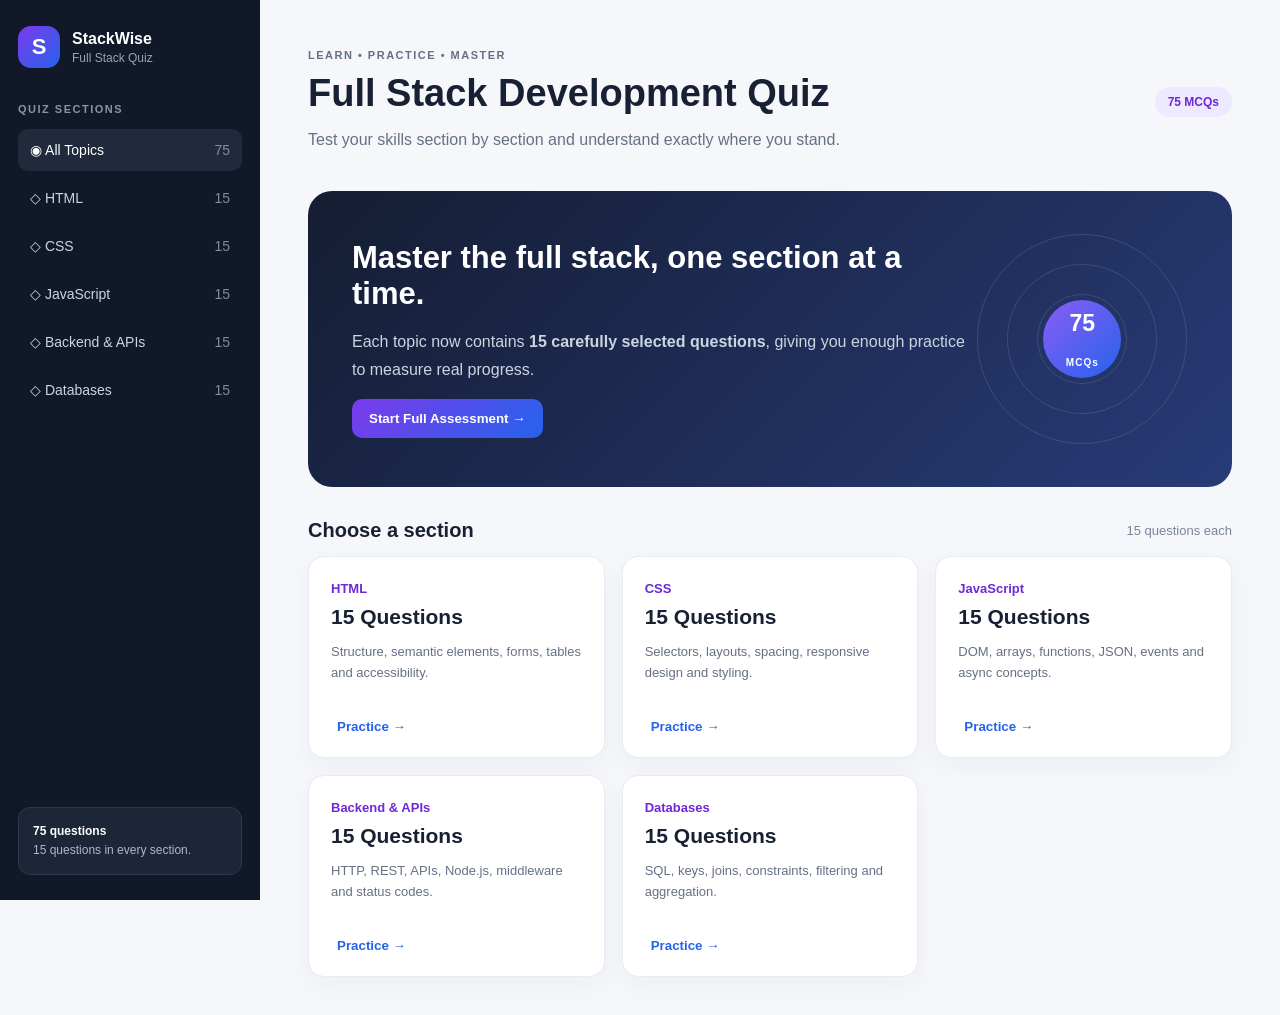
<file: index.html>
<!DOCTYPE html>
<html lang="en">
<head>
<meta charset="UTF-8">
<meta name="viewport" content="width=device-width, initial-scale=1.0">
<title>StackWise | Full Stack Development Quiz</title>
<link rel="stylesheet" href="style.css">
</head>
<body>
<div class="app">
<aside class="sidebar">
  <div class="brand"><div class="brand-icon">S</div><div><b>StackWise</b><span>Full Stack Quiz</span></div></div>
  <nav>
    <p class="nav-label">QUIZ SECTIONS</p>
    <button class="topic active" data-topic="all">◉ All Topics <span>75</span></button>
    <button class="topic" data-topic="html">◇ HTML <span>15</span></button>
    <button class="topic" data-topic="css">◇ CSS <span>15</span></button>
    <button class="topic" data-topic="javascript">◇ JavaScript <span>15</span></button>
    <button class="topic" data-topic="backend">◇ Backend & APIs <span>15</span></button>
    <button class="topic" data-topic="database">◇ Databases <span>15</span></button>
  </nav>
  <div class="side-note"><b>75 questions</b><br>15 questions in every section.</div>
</aside>

<main class="main">
<section id="home" class="screen">
  <header class="top"><div><p class="eyebrow">LEARN • PRACTICE • MASTER</p><h1>Full Stack Development Quiz</h1><p>Test your skills section by section and understand exactly where you stand.</p></div><div class="badge">75 MCQs</div></header>
  <div class="hero">
    <div><h2>Master the full stack, one section at a time.</h2><p>Each topic now contains <b>15 carefully selected questions</b>, giving you enough practice to measure real progress.</p><button class="primary" data-open="all">Start Full Assessment →</button></div>
    <div class="hero-orbit"><div class="orbit o1"></div><div class="orbit o2"></div><div class="orbit o3"></div><div class="core">75<br><small>MCQs</small></div></div>
  </div>
  <div class="section-title"><h2>Choose a section</h2><span>15 questions each</span></div>
  <div class="cards">
    <div class="card" data-open="html"><b>HTML</b><strong>15 Questions</strong><p>Structure, semantic elements, forms, tables and accessibility.</p><button>Practice →</button></div>
    <div class="card" data-open="css"><b>CSS</b><strong>15 Questions</strong><p>Selectors, layouts, spacing, responsive design and styling.</p><button>Practice →</button></div>
    <div class="card" data-open="javascript"><b>JavaScript</b><strong>15 Questions</strong><p>DOM, arrays, functions, JSON, events and async concepts.</p><button>Practice →</button></div>
    <div class="card" data-open="backend"><b>Backend & APIs</b><strong>15 Questions</strong><p>HTTP, REST, APIs, Node.js, middleware and status codes.</p><button>Practice →</button></div>
    <div class="card" data-open="database"><b>Databases</b><strong>15 Questions</strong><p>SQL, keys, joins, constraints, filtering and aggregation.</p><button>Practice →</button></div>
  </div>
</section>

<section id="quiz" class="screen hidden">
<header class="quiz-head"><div><p class="eyebrow">CURRENT ASSESSMENT</p><h2 id="quizTopic">Topic</h2></div><div class="timer" id="timer">10:00</div></header>
<div class="progress-wrap"><div class="progress"><span id="progress"></span></div><div><span id="qCount">Question 1</span><span id="answeredCount">0 answered</span></div></div>
<div class="quiz-grid">
  <div class="question-panel"><span class="pill" id="questionLabel">HTML</span><h2 id="question"></h2><div id="options"></div><div class="actions"><button id="prev" class="secondary">← Previous</button><button id="next" class="primary">Next →</button></div></div>
  <div class="palette"><h3>Question Map</h3><p>Jump to any question.</p><div id="palette"></div><div class="legend"><span><i class="done"></i>Answered</span><span><i class="current"></i>Current</span><span><i></i>Unanswered</span></div><button id="backHome" class="secondary full">Exit Quiz</button></div>
</div>
</section>

<section id="result" class="screen hidden">
<header class="top"><div><p class="eyebrow">ASSESSMENT COMPLETE</p><h1>Your Performance Dashboard</h1><p>Review your accuracy and identify the topics that need more practice.</p></div></header>
<div class="result-grid">
  <div class="score-card"><div class="donut" id="donut"><div><b id="donutText">0%</b><small>Accuracy</small></div></div><div class="metrics"><div><span>Correct</span><b id="correct">0</b></div><div><span>Total</span><b id="total">0</b></div><div><span>Time</span><b id="timeUsed">0:00</b></div></div></div>
  <div class="insight"><span class="pill">PERSONALIZED INSIGHT</span><h2 id="recommendation">Keep practicing.</h2><p>Your section-wise accuracy is shown below. Focus on your weakest area and retake it.</p><button id="retake" class="primary">Retake Assessment</button></div>
</div>
<div class="section-title"><h2>Section Accuracy</h2><span id="resultMode"></span></div>
<div id="topicBars" class="topic-bars"></div>
</section>
</main>
</div>
<script src="script.js"></script>
</body>
</html>
</file>
<file: style.css>
*{box-sizing:border-box}body{margin:0;font-family:Inter,Segoe UI,Arial,sans-serif;background:#f5f7fb;color:#182033}.app{display:flex;min-height:100vh}.sidebar{width:260px;background:#111827;color:#fff;padding:26px 18px;position:fixed;inset:0 auto 0 0}.brand{display:flex;gap:12px;align-items:center;margin-bottom:35px}.brand-icon{width:42px;height:42px;border-radius:13px;background:linear-gradient(135deg,#7c3aed,#2563eb);display:grid;place-items:center;font-size:22px;font-weight:800}.brand span{display:block;color:#9ca3af;font-size:12px;margin-top:3px}.nav-label,.eyebrow{font-size:11px;letter-spacing:1.5px;font-weight:800;color:#8b93a7}.topic{width:100%;border:0;background:transparent;color:#cbd5e1;text-align:left;padding:13px 12px;border-radius:10px;margin:3px 0;cursor:pointer;font-size:14px}.topic span{float:right;color:#7f8aa3}.topic.active,.topic:hover{background:#202a3c;color:#fff}.side-note{position:absolute;bottom:25px;left:18px;right:18px;background:#1c2638;border:1px solid #2c3850;padding:14px;border-radius:12px;color:#aeb8cb;font-size:12px;line-height:1.6}.side-note b{color:#fff}.main{margin-left:260px;width:calc(100% - 260px);padding:38px 48px}.screen{max-width:1150px;margin:auto}.hidden{display:none!important}.top{display:flex;justify-content:space-between;align-items:center;gap:20px;margin-bottom:26px}.top h1{font-size:38px;margin:6px 0}.top p{color:#667085;max-width:700px}.badge,.pill{display:inline-flex;padding:8px 13px;border-radius:999px;background:#ede9fe;color:#6d28d9;font-weight:800;font-size:12px}.hero{background:linear-gradient(135deg,#151d32,#273b78);color:white;border-radius:24px;padding:38px 44px;display:flex;justify-content:space-between;align-items:center;overflow:hidden;min-height:270px}.hero h2{font-size:31px;margin:0 0 10px;max-width:650px}.hero p{color:#cbd5e1;max-width:650px;line-height:1.7}.primary,.secondary{border:0;border-radius:10px;padding:12px 17px;font-weight:800;cursor:pointer}.primary{background:linear-gradient(135deg,#7c3aed,#2563eb);color:#fff}.secondary{background:#eef1f7;color:#354052}.hero-orbit{width:220px;height:220px;position:relative;display:grid;place-items:center}.orbit{position:absolute;border:1px solid #64748b66;border-radius:50%}.o1{width:90px;height:90px}.o2{width:150px;height:150px}.o3{width:210px;height:210px}.core{width:78px;height:78px;border-radius:50%;background:linear-gradient(135deg,#8b5cf6,#2563eb);display:grid;place-items:center;text-align:center;font-size:23px;font-weight:900;z-index:2}.core small{font-size:10px;letter-spacing:1px}.section-title{display:flex;justify-content:space-between;align-items:center;margin:32px 0 14px}.section-title h2{margin:0;font-size:20px}.section-title span{font-size:13px;color:#7b8498}.cards{display:grid;grid-template-columns:repeat(3,1fr);gap:17px}.card{background:#fff;border:1px solid #e8ebf2;border-radius:16px;padding:22px;box-shadow:0 8px 25px #1f29370b;transition:.2s}.card:hover{transform:translateY(-3px);box-shadow:0 14px 35px #1f293714}.card b{color:#6d28d9;font-size:13px}.card strong{display:block;font-size:21px;margin:8px 0}.card p{color:#667085;font-size:13px;line-height:1.6;min-height:62px}.card button{border:0;background:none;color:#2563eb;font-weight:800;cursor:pointer}.quiz-head{display:flex;justify-content:space-between;align-items:center}.quiz-head h2{margin:4px 0 0}.timer{font-size:20px;font-weight:900;background:#fff;padding:12px 18px;border-radius:12px;border:1px solid #e7eaf1}.progress-wrap{margin:24px 0}.progress{height:8px;background:#e6e9f0;border-radius:20px;overflow:hidden}.progress span{display:block;height:100%;background:linear-gradient(90deg,#7c3aed,#2563eb);width:0}.progress-wrap>div:last-child{display:flex;justify-content:space-between;margin-top:8px;font-size:12px;color:#7b8498}.quiz-grid{display:grid;grid-template-columns:1fr 285px;gap:20px}.question-panel,.palette,.score-card,.insight{background:#fff;border:1px solid #e7eaf1;border-radius:18px;padding:28px;box-shadow:0 8px 25px #1f29370a}.question-panel h2{font-size:25px;line-height:1.4}.options{display:grid;gap:11px}.option{width:100%;padding:15px;text-align:left;background:#f8f9fc;border:1px solid #e3e7ef;border-radius:11px;cursor:pointer;font-size:14px}.option:hover{border-color:#8b5cf6}.option.selected{background:#ede9fe;border-color:#7c3aed;color:#5b21b6;font-weight:800}.actions{display:flex;justify-content:space-between;margin-top:28px}.palette p{font-size:12px;color:#7b8498}.palette-grid{display:grid;grid-template-columns:repeat(5,1fr);gap:7px;margin:18px 0}.num{height:38px;border:0;border-radius:8px;background:#f0f2f6;cursor:pointer;font-weight:700}.num.current{outline:2px solid #7c3aed}.num.done{background:#ddd6fe;color:#5b21b6}.legend{display:grid;gap:8px;font-size:11px;color:#667085;margin:15px 0 20px}.legend i{display:inline-block;width:10px;height:10px;border-radius:3px;background:#f0f2f6;margin-right:6px}.legend .done{background:#ddd6fe}.legend .current{background:#fff;outline:2px solid #7c3aed}.full{width:100%}.result-grid{display:grid;grid-template-columns:1fr 1fr;gap:20px}.score-card{display:flex;align-items:center;gap:35px}.donut{width:190px;height:190px;border-radius:50%;background:conic-gradient(#7c3aed 0deg,#e8ebf2 0deg);display:grid;place-items:center;position:relative}.donut:after{content:"";position:absolute;width:130px;height:130px;border-radius:50%;background:#fff}.donut>div{z-index:1;text-align:center}.donut b{font-size:31px;display:block}.donut small{color:#7b8498}.metrics{display:grid;gap:18px}.metrics span{display:block;color:#7b8498;font-size:12px}.metrics b{font-size:25px}.insight h2{margin:15px 0 8px}.insight p{color:#667085;line-height:1.6}.topic-bars{background:#fff;border:1px solid #e7eaf1;border-radius:18px;padding:24px}.bar-row{margin:16px 0}.bar-head{display:flex;justify-content:space-between;font-size:13px;font-weight:700}.bar{height:10px;background:#edf0f5;border-radius:10px;overflow:hidden;margin-top:8px}.bar span{display:block;height:100%;background:linear-gradient(90deg,#7c3aed,#2563eb)}@media(max-width:900px){.sidebar{width:210px}.main{margin-left:210px;width:calc(100% - 210px);padding:25px}.cards{grid-template-columns:1fr 1fr}.hero-orbit{display:none}.quiz-grid,.result-grid{grid-template-columns:1fr}}@media(max-width:650px){.sidebar{position:static;width:100%;height:auto}.app{display:block}.main{margin:0;width:100%;padding:20px}.cards{grid-template-columns:1fr}.top h1{font-size:28px}.quiz-grid,.result-grid{grid-template-columns:1fr}.side-note{position:static;margin-top:20px}.nav-label{margin-top:10px}}
</file>
